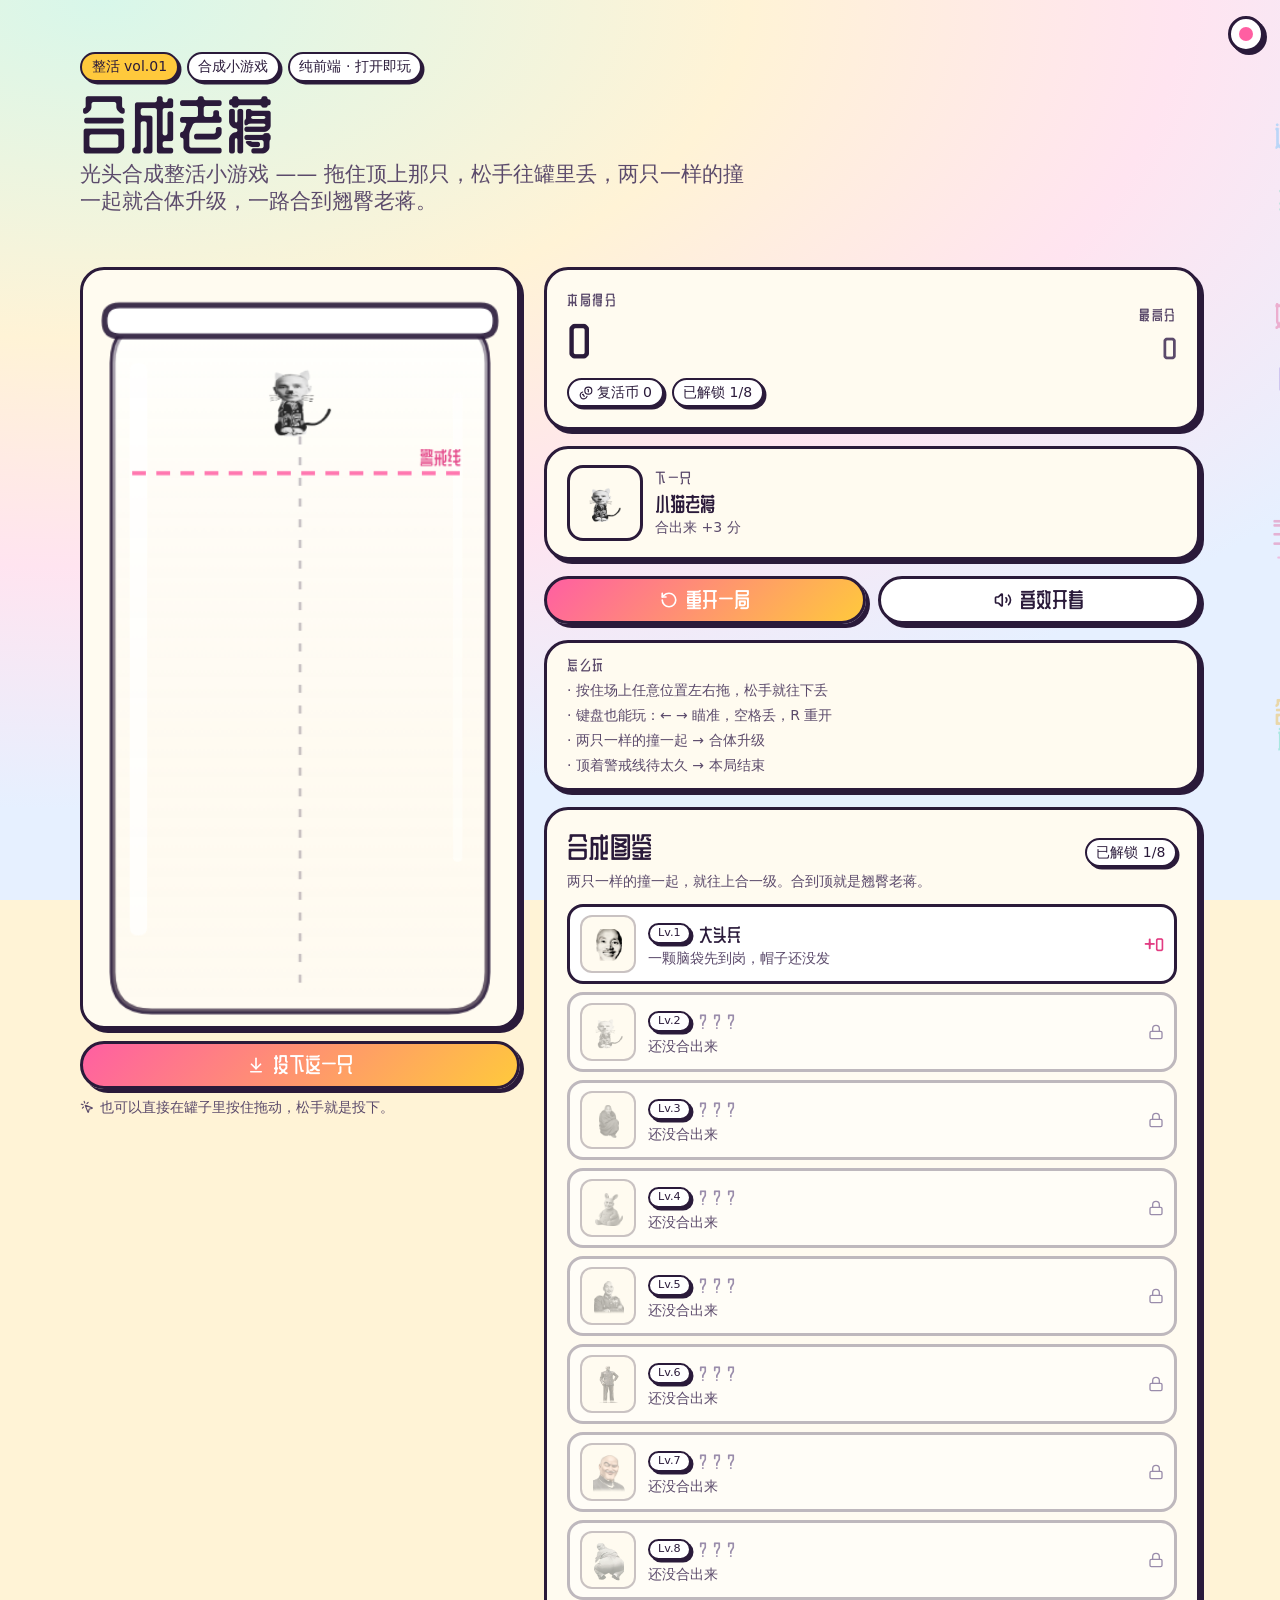
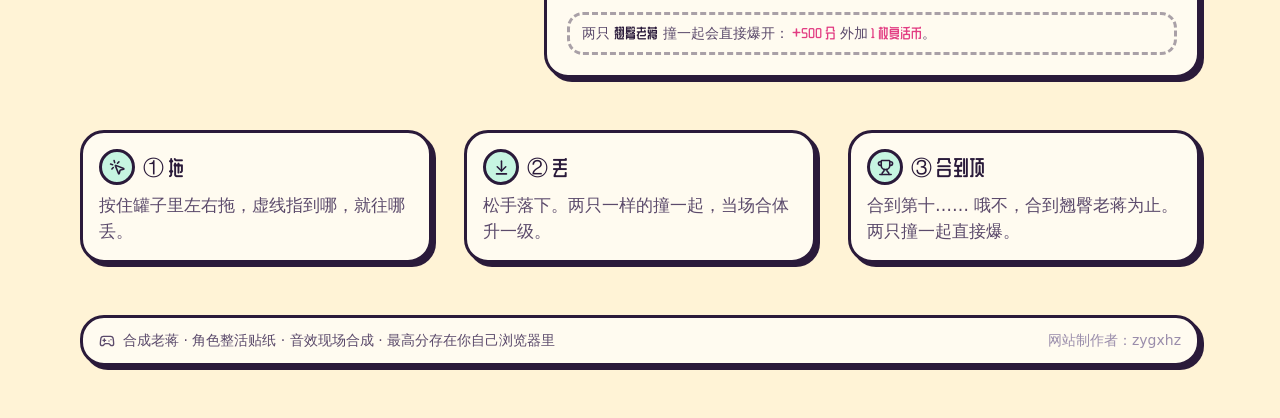
<file: index.html>
<!doctype html>
<html lang="zh-CN">
  <head>
    <meta charset="UTF-8" />
    <link rel="icon" type="image/svg+xml" href="[data-uri]" />
    <meta name="viewport" content="width=device-width, initial-scale=1.0, maximum-scale=1.0, user-scalable=no, viewport-fit=cover" />
    <meta name="theme-color" content="#FFF3D6" />
    <meta name="apple-mobile-web-app-capable" content="yes" />
    <meta name="apple-mobile-web-app-title" content="合成老蒋" />
    <meta
      name="description"
      content="合成老蒋 · 拖住顶上那只，松手往罐里丢，两只一样的撞一起就合体升级：新兵蛋子一路合成到翘臀老蒋。"
    />
    <title>合成老蒋 · 光头合成整活小游戏</title>
    <link rel="stylesheet" href="style.css" />
  </head>
  <body>
    <div id="root"></div>
    <script src="app.js"></script>
  </body>
</html>
</file>
<file: style.css>
@font-face{font-family:'ZCOOL QingKe HuangYou';font-style:normal;font-weight:400;font-display:swap;src:url([data-uri]) format('woff2');}
*,:before,:after,::backdrop{--tw-border-spacing-x:0;--tw-border-spacing-y:0;--tw-translate-x:0;--tw-translate-y:0;--tw-rotate:0;--tw-skew-x:0;--tw-skew-y:0;--tw-scale-x:1;--tw-scale-y:1;--tw-pan-x: ;--tw-pan-y: ;--tw-pinch-zoom: ;--tw-scroll-snap-strictness:proximity;--tw-gradient-from-position: ;--tw-gradient-via-position: ;--tw-gradient-to-position: ;--tw-ordinal: ;--tw-slashed-zero: ;--tw-numeric-figure: ;--tw-numeric-spacing: ;--tw-numeric-fraction: ;--tw-ring-inset: ;--tw-ring-offset-width:0px;--tw-ring-offset-color:#fff;--tw-ring-color:#3b82f680;--tw-ring-offset-shadow:0 0 #0000;--tw-ring-shadow:0 0 #0000;--tw-shadow:0 0 #0000;--tw-shadow-colored:0 0 #0000;--tw-blur: ;--tw-brightness: ;--tw-contrast: ;--tw-grayscale: ;--tw-hue-rotate: ;--tw-invert: ;--tw-saturate: ;--tw-sepia: ;--tw-drop-shadow: ;--tw-backdrop-blur: ;--tw-backdrop-brightness: ;--tw-backdrop-contrast: ;--tw-backdrop-grayscale: ;--tw-backdrop-hue-rotate: ;--tw-backdrop-invert: ;--tw-backdrop-opacity: ;--tw-backdrop-saturate: ;--tw-backdrop-sepia: ;--tw-contain-size: ;--tw-contain-layout: ;--tw-contain-paint: ;--tw-contain-style: }*,:before,:after{box-sizing:border-box;border:0 solid #e5e7eb}:before,:after{--tw-content:""}html,:host{-webkit-text-size-adjust:100%;tab-size:4;font-feature-settings:normal;font-variation-settings:normal;-webkit-tap-highlight-color:transparent;font-family:ui-sans-serif,system-ui,sans-serif,Apple Color Emoji,Segoe UI Emoji,Segoe UI Symbol,Noto Color Emoji;line-height:1.5}body{line-height:inherit;margin:0}hr{height:0;color:inherit;border-top-width:1px}abbr:where([title]){-webkit-text-decoration:underline dotted;text-decoration:underline dotted}h1,h2,h3,h4,h5,h6{font-size:inherit;font-weight:inherit}a{color:inherit;-webkit-text-decoration:inherit;text-decoration:inherit}b,strong{font-weight:bolder}code,kbd,samp,pre{font-feature-settings:normal;font-variation-settings:normal;font-family:ui-monospace,SFMono-Regular,Menlo,Monaco,Consolas,Liberation Mono,Courier New,monospace;font-size:1em}small{font-size:80%}sub,sup{vertical-align:baseline;font-size:75%;line-height:0;position:relative}sub{bottom:-.25em}sup{top:-.5em}table{text-indent:0;border-color:inherit;border-collapse:collapse}button,input,optgroup,select,textarea{font-feature-settings:inherit;font-variation-settings:inherit;font-family:inherit;font-size:100%;font-weight:inherit;line-height:inherit;letter-spacing:inherit;color:inherit;margin:0;padding:0}button,select{text-transform:none}button,input:where([type=button]),input:where([type=reset]),input:where([type=submit]){-webkit-appearance:button;background-color:#0000;background-image:none}:-moz-focusring{outline:auto}:-moz-ui-invalid{box-shadow:none}progress{vertical-align:baseline}::-webkit-inner-spin-button{height:auto}::-webkit-outer-spin-button{height:auto}[type=search]{-webkit-appearance:textfield;outline-offset:-2px}::-webkit-search-decoration{-webkit-appearance:none}::-webkit-file-upload-button{-webkit-appearance:button;font:inherit}summary{display:list-item}blockquote,dl,dd,h1,h2,h3,h4,h5,h6,hr,figure,p,pre{margin:0}fieldset{margin:0;padding:0}legend{padding:0}ol,ul,menu{margin:0;padding:0;list-style:none}dialog{padding:0}textarea{resize:vertical}input::-moz-placeholder{opacity:1;color:#9ca3af}textarea::-moz-placeholder{opacity:1;color:#9ca3af}input::placeholder,textarea::placeholder{opacity:1;color:#9ca3af}button,[role=button]{cursor:pointer}:disabled{cursor:default}img,svg,video,canvas,audio,iframe,embed,object{vertical-align:middle;display:block}img,video{max-width:100%;height:auto}[hidden]:where(:not([hidden=until-found])){display:none}.\!container{width:100%!important}.container{width:100%}@media (width>=640px){.\!container{max-width:640px!important}.container{max-width:640px}}@media (width>=768px){.\!container{max-width:768px!important}.container{max-width:768px}}@media (width>=1024px){.\!container{max-width:1024px!important}.container{max-width:1024px}}@media (width>=1280px){.\!container{max-width:1280px!important}.container{max-width:1280px}}@media (width>=1536px){.\!container{max-width:1536px!important}.container{max-width:1536px}}.sticker-card{background:var(--surface);border:3px solid var(--border-strong);box-shadow:var(--shadow-sticker);min-width:0;transition:var(--transition-smooth);border-radius:1.5rem}.sticker-card-hover:hover{box-shadow:var(--shadow-sticker-lg);transform:translate(-2px,-2px)}.candy-chip{border:2.5px solid var(--border-strong);box-shadow:2.5px 2.5px 0 0 var(--border-strong);font-size:var(--fs-small);white-space:nowrap;background:#fff;border-radius:9999px;align-items:center;gap:.25rem;padding:.15rem .6rem;display:inline-flex}.candy-btn{border:3px solid var(--border-strong);box-shadow:var(--shadow-sticker);background:var(--surface-elevated);color:var(--ink);font-family:ZCOOL QingKe HuangYou,PingFang SC,Microsoft YaHei,sans-serif;font-size:var(--fs-subheading);cursor:pointer;transition:var(--transition-smooth);touch-action:manipulation;border-radius:9999px;justify-content:center;align-items:center;gap:.5rem;padding:.55rem 1.15rem;line-height:1.15;display:inline-flex}.candy-btn:hover{box-shadow:var(--shadow-sticker-lg);transform:translate(-2px,-2px)}.candy-btn:active{box-shadow:1px 1px 0 0 var(--border-strong);transform:translate(2px,2px)}.candy-btn:disabled{opacity:.5;cursor:not-allowed;transform:none}.candy-btn-primary{background:var(--gradient-primary);color:#fff}.candy-label{font-family:ZCOOL QingKe HuangYou,sans-serif;font-size:var(--fs-small);letter-spacing:.12em;color:var(--ink-soft);text-transform:uppercase}.sticker-num{font-variant-numeric:tabular-nums;color:var(--ink);font-family:ZCOOL QingKe HuangYou,sans-serif;line-height:1}.shine-text{background:linear-gradient(100deg, var(--ink) 30%, #ff5fa2 48%, var(--ink) 66%);-webkit-text-fill-color:transparent;background-size:250% 100%;-webkit-background-clip:text;background-clip:text;animation:3.4s linear infinite shine-sweep}.section-wrap{padding-block:var(--section-py);padding-inline:var(--section-px)}.container-fluid{width:min(100%, var(--container-max));min-width:0;margin-inline:auto}.grid-auto{grid-template-columns:repeat(auto-fit,minmax(min(280px,100%),1fr));gap:clamp(1rem,2.5vw,2rem);display:grid}.fs-hero{font-size:var(--fs-hero);line-height:1.08}.fs-display{font-size:var(--fs-display);line-height:1.15}.fs-heading{font-size:var(--fs-heading);line-height:1.2}.fs-subheading{font-size:var(--fs-subheading);line-height:1.3}.fs-stat{font-size:var(--fs-stat);line-height:1.05}.fs-body{font-size:var(--fs-body)}.fs-small{font-size:var(--fs-small)}.pointer-events-none{pointer-events:none}.fixed{position:fixed}.absolute{position:absolute}.relative{position:relative}.-inset-px{inset:-1px}.inset-0{inset:0}.left-full{left:100%}.right-0{right:0}.right-3{right:.75rem}.top-3{top:.75rem}.z-0{z-index:0}.z-10{z-index:10}.z-20{z-index:20}.z-\[1\]{z-index:1}.z-\[60\]{z-index:60}.row-span-1{grid-row:span 1/span 1}.mx-auto{margin-left:auto;margin-right:auto}.mb-1{margin-bottom:.25rem}.mb-2{margin-bottom:.5rem}.mb-3{margin-bottom:.75rem}.mt-1{margin-top:.25rem}.mt-2{margin-top:.5rem}.mt-3{margin-top:.75rem}.mt-4{margin-top:1rem}.block{display:block}.inline-block{display:inline-block}.flex{display:flex}.inline-flex{display:inline-flex}.grid{display:grid}.h-12{height:3rem}.h-20{height:5rem}.h-3\.5{height:.875rem}.h-8{height:2rem}.h-9{height:2.25rem}.h-\[169\%\]{height:169%}.h-full{height:100%}.min-h-screen{min-height:100vh}.w-12{width:3rem}.w-14{width:3.5rem}.w-20{width:5rem}.w-3\.5{width:.875rem}.w-8{width:2rem}.w-9{width:2.25rem}.w-\[138\%\]{width:138%}.w-\[350px\]{width:350px}.w-\[3px\]{width:3px}.w-full{width:100%}.w-max{width:max-content}.min-w-0{min-width:0}.min-w-full{min-width:100%}.max-w-2xl{max-width:42rem}.max-w-7xl{max-width:80rem}.max-w-\[76vw\]{max-width:76vw}.max-w-full{max-width:100%}.max-w-sm{max-width:24rem}.flex-1{flex:1}.flex-shrink-0,.shrink-0{flex-shrink:0}.-translate-x-1\/2{--tw-translate-x:-50%;transform:translate(var(--tw-translate-x), var(--tw-translate-y)) rotate(var(--tw-rotate)) skewX(var(--tw-skew-x)) skewY(var(--tw-skew-y)) scaleX(var(--tw-scale-x)) scaleY(var(--tw-scale-y))}.-translate-y-1\/2{--tw-translate-y:-50%;transform:translate(var(--tw-translate-x), var(--tw-translate-y)) rotate(var(--tw-rotate)) skewX(var(--tw-skew-x)) skewY(var(--tw-skew-y)) scaleX(var(--tw-scale-x)) scaleY(var(--tw-scale-y))}.transform{transform:translate(var(--tw-translate-x), var(--tw-translate-y)) rotate(var(--tw-rotate)) skewX(var(--tw-skew-x)) skewY(var(--tw-skew-y)) scaleX(var(--tw-scale-x)) scaleY(var(--tw-scale-y))}.resize{resize:both}.grid-cols-1{grid-template-columns:repeat(1,minmax(0,1fr))}.flex-row{flex-direction:row}.flex-col{flex-direction:column}.flex-wrap{flex-wrap:wrap}.flex-nowrap{flex-wrap:nowrap}.items-end{align-items:flex-end}.items-center{align-items:center}.items-baseline{align-items:baseline}.justify-center{justify-content:center}.justify-between{justify-content:space-between}.justify-around{justify-content:space-around}.gap-1{gap:.25rem}.gap-1\.5{gap:.375rem}.gap-2{gap:.5rem}.gap-3{gap:.75rem}.gap-4{gap:1rem}.gap-5{gap:1.25rem}.overflow-hidden{overflow:hidden}.overflow-visible{overflow:visible}.overflow-x-hidden{overflow-x:hidden}.whitespace-nowrap{white-space:nowrap}.rounded-2xl{border-radius:1rem}.rounded-full{border-radius:9999px}.rounded-xl{border-radius:.75rem}.border{border-width:1px}.border-2{border-width:2px}.border-\[3px\]{border-width:3px}.border-dashed{border-style:dashed}.border-ink-main{--tw-border-opacity:1;border-color:rgb(42 26 58/var(--tw-border-opacity,1))}.border-ink-main\/25{border-color:#2a1a3a40}.border-ink-main\/30{border-color:#2a1a3a4d}.border-ink-main\/40{border-color:#2a1a3a66}.border-white\/\[0\.06\]{border-color:#ffffff0f}.border-white\/\[0\.08\]{border-color:#ffffff14}.\!bg-candy-yellow{--tw-bg-opacity:1!important;background-color:rgb(255 201 60/var(--tw-bg-opacity,1))!important}.bg-candy-pink{--tw-bg-opacity:1;background-color:rgb(255 95 162/var(--tw-bg-opacity,1))}.bg-candy-yellow{--tw-bg-opacity:1;background-color:rgb(255 201 60/var(--tw-bg-opacity,1))}.bg-cream-paper{--tw-bg-opacity:1;background-color:rgb(255 251 240/var(--tw-bg-opacity,1))}.bg-ink-main\/20{background-color:#2a1a3a33}.bg-mint-light{--tw-bg-opacity:1;background-color:rgb(198 245 225/var(--tw-bg-opacity,1))}.bg-white{--tw-bg-opacity:1;background-color:rgb(255 255 255/var(--tw-bg-opacity,1))}.bg-white\/45{background-color:#ffffff73}.bg-white\/\[0\.02\]{background-color:#ffffff05}.bg-zinc-900{--tw-bg-opacity:1;background-color:rgb(24 24 27/var(--tw-bg-opacity,1))}.bg-\[conic-gradient\(from_var\(--angle\)\,var\(--primary\)_0\%\,transparent_50\%\,var\(--primary\)_100\%\)\]{background-image:conic-gradient(from var(--angle),var(--primary) 0%,transparent 50%,var(--primary) 100%)}.bg-clip-text{-webkit-background-clip:text;background-clip:text}.p-1{padding:.25rem}.p-2{padding:.5rem}.p-4{padding:1rem}.p-\[1px\]{padding:1px}.\!px-2{padding-left:.5rem!important;padding-right:.5rem!important}.\!py-0{padding-top:0!important;padding-bottom:0!important}.px-1\.5{padding-left:.375rem;padding-right:.375rem}.px-2\.5{padding-left:.625rem;padding-right:.625rem}.px-3{padding-left:.75rem;padding-right:.75rem}.px-3\.5{padding-left:.875rem;padding-right:.875rem}.px-4{padding-left:1rem;padding-right:1rem}.px-5{padding-left:1.25rem;padding-right:1.25rem}.px-8{padding-left:2rem;padding-right:2rem}.py-1{padding-top:.25rem;padding-bottom:.25rem}.py-2{padding-top:.5rem;padding-bottom:.5rem}.py-2\.5{padding-top:.625rem;padding-bottom:.625rem}.py-3{padding-top:.75rem;padding-bottom:.75rem}.py-4{padding-top:1rem;padding-bottom:1rem}.py-5{padding-top:1.25rem;padding-bottom:1.25rem}.py-6{padding-top:1.5rem;padding-bottom:1.5rem}.\!pt-0{padding-top:0!important}.pr-1{padding-right:.25rem}.text-center{text-align:center}.text-right{text-align:right}.font-title{font-family:ZCOOL QingKe HuangYou,PingFang SC,Microsoft YaHei,sans-serif}.text-2xl{font-size:1.5rem;line-height:2rem}.text-\[0\.7rem\]{font-size:.7rem}.text-lg{font-size:1.125rem;line-height:1.75rem}.text-sm{font-size:.875rem;line-height:1.25rem}.text-xl{font-size:1.25rem;line-height:1.75rem}.text-xs{font-size:.75rem;line-height:1rem}.font-medium{font-weight:500}.tabular-nums{--tw-numeric-spacing:tabular-nums;font-variant-numeric:var(--tw-ordinal) var(--tw-slashed-zero) var(--tw-numeric-figure) var(--tw-numeric-spacing) var(--tw-numeric-fraction)}.leading-relaxed{line-height:1.625}.leading-tight{line-height:1.25}.text-candy-pinkDeep{--tw-text-opacity:1;color:rgb(226 60 130/var(--tw-text-opacity,1))}.text-ink-faint{--tw-text-opacity:1;color:rgb(154 141 171/var(--tw-text-opacity,1))}.text-ink-main{--tw-text-opacity:1;color:rgb(42 26 58/var(--tw-text-opacity,1))}.text-ink-soft{--tw-text-opacity:1;color:rgb(91 74 107/var(--tw-text-opacity,1))}.opacity-0{opacity:0}.shadow-sticker-sm{--tw-shadow:3px 3px 0 0 #2a1a3a;--tw-shadow-colored:3px 3px 0 0 var(--tw-shadow-color);box-shadow:var(--tw-ring-offset-shadow,0 0 #0000), var(--tw-ring-shadow,0 0 #0000), var(--tw-shadow)}.blur{--tw-blur:blur(8px);filter:var(--tw-blur) var(--tw-brightness) var(--tw-contrast) var(--tw-grayscale) var(--tw-hue-rotate) var(--tw-invert) var(--tw-saturate) var(--tw-sepia) var(--tw-drop-shadow)}.blur-xl{--tw-blur:blur(24px);filter:var(--tw-blur) var(--tw-brightness) var(--tw-contrast) var(--tw-grayscale) var(--tw-hue-rotate) var(--tw-invert) var(--tw-saturate) var(--tw-sepia) var(--tw-drop-shadow)}.filter{filter:var(--tw-blur) var(--tw-brightness) var(--tw-contrast) var(--tw-grayscale) var(--tw-hue-rotate) var(--tw-invert) var(--tw-saturate) var(--tw-sepia) var(--tw-drop-shadow)}.backdrop-blur-xl{--tw-backdrop-blur:blur(24px);-webkit-backdrop-filter:var(--tw-backdrop-blur) var(--tw-backdrop-brightness) var(--tw-backdrop-contrast) var(--tw-backdrop-grayscale) var(--tw-backdrop-hue-rotate) var(--tw-backdrop-invert) var(--tw-backdrop-opacity) var(--tw-backdrop-saturate) var(--tw-backdrop-sepia);backdrop-filter:var(--tw-backdrop-blur) var(--tw-backdrop-brightness) var(--tw-backdrop-contrast) var(--tw-backdrop-grayscale) var(--tw-backdrop-hue-rotate) var(--tw-backdrop-invert) var(--tw-backdrop-opacity) var(--tw-backdrop-saturate) var(--tw-backdrop-sepia)}.transition{transition-property:color,background-color,border-color,text-decoration-color,fill,stroke,opacity,box-shadow,transform,filter,-webkit-backdrop-filter,backdrop-filter;transition-duration:.15s;transition-timing-function:cubic-bezier(.4,0,.2,1)}.transition-all{transition-property:all;transition-duration:.15s;transition-timing-function:cubic-bezier(.4,0,.2,1)}.transition-colors{transition-property:color,background-color,border-color,text-decoration-color,fill,stroke;transition-duration:.15s;transition-timing-function:cubic-bezier(.4,0,.2,1)}.transition-opacity{transition-property:opacity;transition-duration:.15s;transition-timing-function:cubic-bezier(.4,0,.2,1)}.transition-transform{transition-property:transform;transition-duration:.15s;transition-timing-function:cubic-bezier(.4,0,.2,1)}.duration-300{transition-duration:.3s}.duration-500{transition-duration:.5s}.ease-in-out{transition-timing-function:cubic-bezier(.4,0,.2,1)}.\[--duration\:40s\]{--duration:40s}.\[--gap\:1rem\]{--gap:1rem}.\[animation-direction\:reverse\]{animation-direction:reverse}.\[mask-image\:linear-gradient\(to_right\,transparent\,white_20\%\,white_80\%\,transparent\)\]{-webkit-mask-image:linear-gradient(90deg,#0000,#fff 20% 80%,#0000);mask-image:linear-gradient(90deg,#0000,#fff 20% 80%,#0000)}:root{--primary:#ff5fa2;--primary-deep:#e23c82;--primary-glow:#ff5fa259;--accent:#ffc93c;--accent-deep:#f0a800;--accent-glow:#ffc93c66;--mint:#35d6a4;--sky:#45b6ff;--ink:#2a1a3a;--ink-soft:#5b4a6b;--ink-faint:#9a8dab;--paper:#fffbf0;--surface:#fffbf0;--surface-elevated:#fff;--surface-hover:#fff3d6;--border-strong:#2a1a3a;--border-subtle:#2a1a3a24;--gradient-page:radial-gradient(120% 90% at 8% 0%, #d8f7ea 0%, #fff3d6 42%, #ffe4f0 70%, #e6f0ff 100%);--gradient-primary:linear-gradient(135deg, #ff5fa2 0%, #ffc93c 100%);--gradient-jar:linear-gradient(180deg, #ffffffb8 0%, #ffffff4d 100%);--shadow-glow:0 0 34px var(--primary-glow);--shadow-accent:0 0 26px var(--accent-glow);--shadow-float:0 24px 50px #2a1a3a2e;--shadow-sticker:4px 4px 0 0 var(--ink);--shadow-sticker-lg:7px 7px 0 0 var(--ink);--transition-smooth:all .32s cubic-bezier(.34, 1.4, .64, 1);--fs-hero:clamp(2rem, 6.4vw, 3.9rem);--fs-display:clamp(1.6rem, 4.6vw, 2.6rem);--fs-heading:clamp(1.25rem, 3.2vw, 1.75rem);--fs-subheading:clamp(1.05rem, 2.4vw, 1.3rem);--fs-stat:clamp(1.75rem, 6vw, 3rem);--fs-body:clamp(.95rem, 1.4vw, 1.0625rem);--fs-small:clamp(.8125rem, 1.1vw, .875rem);--section-py:clamp(1.75rem, 5vw, 3.25rem);--section-px:clamp(1rem, 4vw, 2rem);--container-max:1120px}*{box-sizing:border-box;margin:0;padding:0}html{scroll-behavior:smooth;-webkit-text-size-adjust:100%}body{background:#fff3d6;background-image:var(--gradient-page);color:var(--ink);overflow-wrap:break-word;word-break:break-word;font-family:PingFang SC,Hiragino Sans GB,Microsoft YaHei,system-ui,sans-serif;font-size:var(--fs-body);-webkit-font-smoothing:antialiased;overscroll-behavior-y:contain;background-attachment:fixed;overflow-x:hidden}h1,h2,h3,h4,h5{letter-spacing:.01em;font-family:ZCOOL QingKe HuangYou,PingFang SC,sans-serif;font-weight:400}::selection{background:var(--primary-glow);color:var(--ink)}::-webkit-scrollbar{width:8px}::-webkit-scrollbar-track{background:#fff3d699}::-webkit-scrollbar-thumb{background:var(--primary);border:2px solid #fff3d6;border-radius:9999px}.danmaku-track{animation-name:danmaku-fly}@media (prefers-reduced-motion:reduce){.danmaku-track{opacity:.5;animation:none}}.game-canvas{touch-action:none;cursor:grab;border-radius:26px;width:100%;height:auto;display:block}.game-canvas:active{cursor:grabbing}.modal-veil{z-index:70;-webkit-backdrop-filter:blur(6px);backdrop-filter:blur(6px);background:#2a1a3a6b;justify-content:center;align-items:center;padding:clamp(1rem,4vw,2rem);display:flex;position:fixed;inset:0}.hover\:-translate-y-0\.5:hover{--tw-translate-y:-.125rem;transform:translate(var(--tw-translate-x), var(--tw-translate-y)) rotate(var(--tw-rotate)) skewX(var(--tw-skew-x)) skewY(var(--tw-skew-y)) scaleX(var(--tw-scale-x)) scaleY(var(--tw-scale-y))}.hover\:border-white\/\[0\.1\]:hover{border-color:#ffffff1a}.hover\:bg-white\/\[0\.05\]:hover{background-color:#ffffff0d}.hover\:shadow-xl:hover{--tw-shadow:0 20px 25px -5px #0000001a, 0 8px 10px -6px #0000001a;--tw-shadow-colored:0 20px 25px -5px var(--tw-shadow-color), 0 8px 10px -6px var(--tw-shadow-color);box-shadow:var(--tw-ring-offset-shadow,0 0 #0000), var(--tw-ring-shadow,0 0 #0000), var(--tw-shadow)}.hover\:\[animation-play-state\:paused\]:hover{animation-play-state:paused}.group\/bento:hover .group-hover\/bento\:translate-x-1{--tw-translate-x:.25rem;transform:translate(var(--tw-translate-x), var(--tw-translate-y)) rotate(var(--tw-rotate)) skewX(var(--tw-skew-x)) skewY(var(--tw-skew-y)) scaleX(var(--tw-scale-x)) scaleY(var(--tw-scale-y))}.group:hover .group-hover\:scale-110{--tw-scale-x:1.1;--tw-scale-y:1.1;transform:translate(var(--tw-translate-x), var(--tw-translate-y)) rotate(var(--tw-rotate)) skewX(var(--tw-skew-x)) skewY(var(--tw-skew-y)) scaleX(var(--tw-scale-x)) scaleY(var(--tw-scale-y))}.group:hover .group-hover\:\[animation-play-state\:paused\]{animation-play-state:paused}@media (width>=640px){.sm\:right-4{right:1rem}.sm\:top-4{top:1rem}.sm\:h-9{height:2.25rem}.sm\:w-9{width:2.25rem}.sm\:max-w-md{max-width:28rem}.sm\:flex-row{flex-direction:row}.sm\:gap-4{gap:1rem}.sm\:p-2\.5{padding:.625rem}.sm\:px-5{padding-left:1.25rem;padding-right:1.25rem}.sm\:px-7{padding-left:1.75rem;padding-right:1.75rem}.sm\:py-5{padding-top:1.25rem;padding-bottom:1.25rem}.sm\:py-6{padding-top:1.5rem;padding-bottom:1.5rem}.sm\:text-3xl{font-size:1.875rem;line-height:2.25rem}}@media (width>=768px){.md\:grid-cols-3{grid-template-columns:repeat(3,minmax(0,1fr))}}@media (width>=1024px){.lg\:hidden{display:none}.lg\:w-\[84\%\]{width:84%}.lg\:grid-cols-\[minmax\(0\,440px\)_minmax\(0\,1fr\)\]{grid-template-columns:minmax(0,440px) minmax(0,1fr)}.lg\:items-start{align-items:flex-start}.lg\:gap-6{gap:1.5rem}}
</file>
